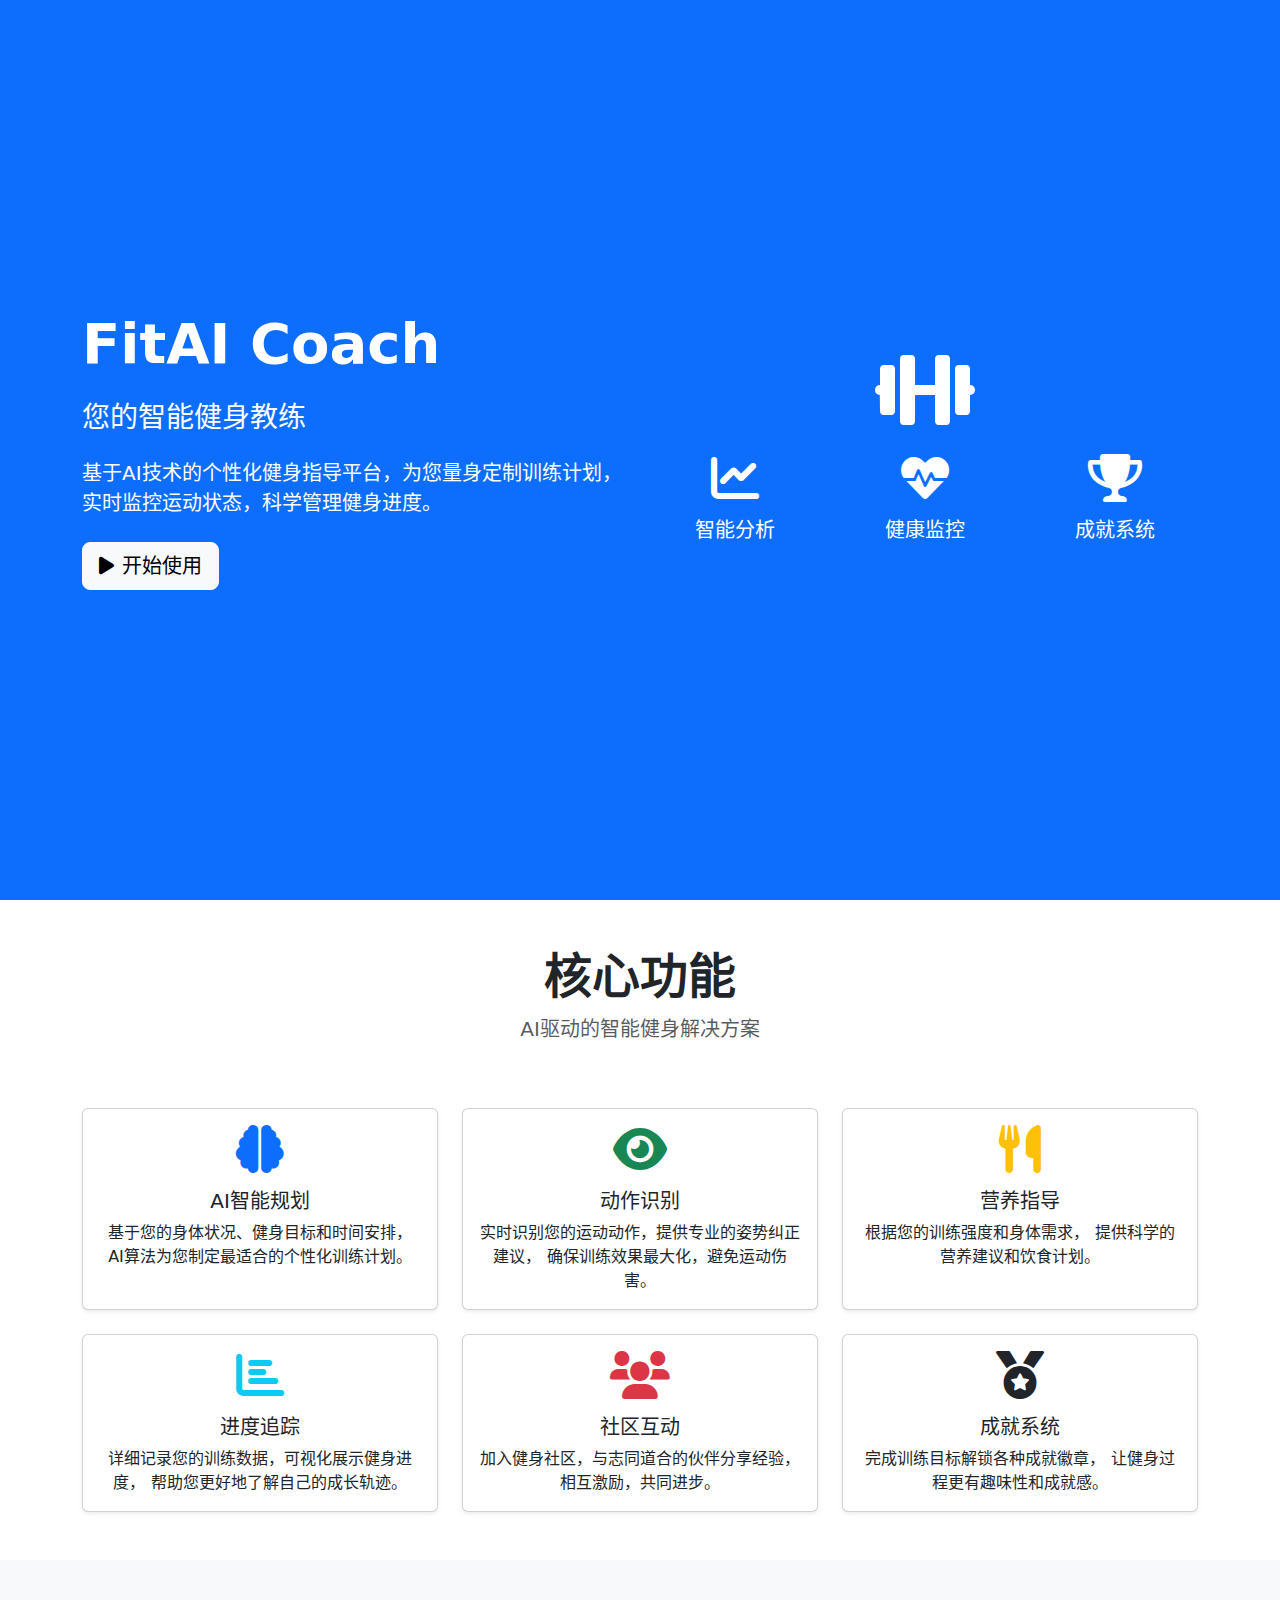
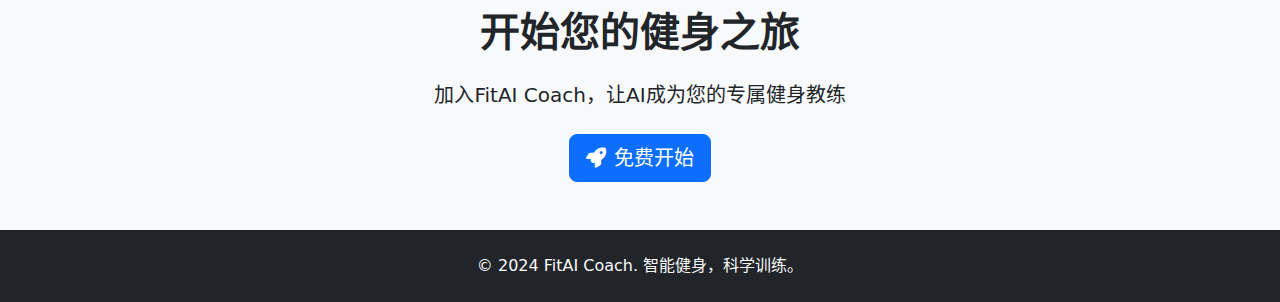
<file: target/classes/templates/index.html>
<!DOCTYPE html>
<html lang="zh-CN" xmlns:th="http://www.thymeleaf.org">
<head>
    <meta charset="UTF-8">
    <meta name="viewport" content="width=device-width, initial-scale=1.0">
    <title>FitAI Coach - 智能健身教练</title>
    <link href="https://cdn.jsdelivr.net/npm/bootstrap@5.1.3/dist/css/bootstrap.min.css" rel="stylesheet">
    <link href="https://cdnjs.cloudflare.com/ajax/libs/font-awesome/6.0.0/css/all.min.css" rel="stylesheet">
    <link th:href="@{/css/style.css}" rel="stylesheet">
</head>
<body>
    <!-- Hero Section -->
    <section class="hero-section bg-primary text-white">
        <div class="container">
            <div class="row align-items-center min-vh-100">
                <div class="col-lg-6">
                    <h1 class="display-4 fw-bold mb-4">FitAI Coach</h1>
                    <h2 class="h3 mb-4">您的智能健身教练</h2>
                    <p class="lead mb-4">
                        基于AI技术的个性化健身指导平台，为您量身定制训练计划，
                        实时监控运动状态，科学管理健身进度。
                    </p>
                    <!-- 删除登录注册按钮，添加直接进入按钮 -->
                    <div class="d-flex gap-3">
                        <a th:href="@{/dashboard}" class="btn btn-light btn-lg">
                            <i class="fas fa-play me-2"></i>开始使用
                        </a>
                    </div>
                </div>
                <div class="col-lg-6">
                    <div class="text-center">
                        <i class="fas fa-dumbbell display-1 mb-4"></i>
                        <div class="row">
                            <div class="col-4">
                                <i class="fas fa-chart-line fa-3x mb-3"></i>
                                <h5>智能分析</h5>
                            </div>
                            <div class="col-4">
                                <i class="fas fa-heartbeat fa-3x mb-3"></i>
                                <h5>健康监控</h5>
                            </div>
                            <div class="col-4">
                                <i class="fas fa-trophy fa-3x mb-3"></i>
                                <h5>成就系统</h5>
                            </div>
                        </div>
                    </div>
                </div>
            </div>
        </div>
    </section>
    
    <!-- 功能特色 -->
    <section class="py-5">
        <div class="container">
            <div class="row text-center mb-5">
                <div class="col-12">
                    <h2 class="display-5 fw-bold">核心功能</h2>
                    <p class="lead text-muted">AI驱动的智能健身解决方案</p>
                </div>
            </div>
            
            <div class="row g-4">
                <div class="col-md-4">
                    <div class="card h-100 shadow-sm">
                        <div class="card-body text-center">
                            <i class="fas fa-brain fa-3x text-primary mb-3"></i>
                            <h5 class="card-title">AI智能规划</h5>
                            <p class="card-text">
                                基于您的身体状况、健身目标和时间安排，
                                AI算法为您制定最适合的个性化训练计划。
                            </p>
                        </div>
                    </div>
                </div>
                
                <div class="col-md-4">
                    <div class="card h-100 shadow-sm">
                        <div class="card-body text-center">
                            <i class="fas fa-eye fa-3x text-success mb-3"></i>
                            <h5 class="card-title">动作识别</h5>
                            <p class="card-text">
                                实时识别您的运动动作，提供专业的姿势纠正建议，
                                确保训练效果最大化，避免运动伤害。
                            </p>
                        </div>
                    </div>
                </div>
                
                <div class="col-md-4">
                    <div class="card h-100 shadow-sm">
                        <div class="card-body text-center">
                            <i class="fas fa-utensils fa-3x text-warning mb-3"></i>
                            <h5 class="card-title">营养指导</h5>
                            <p class="card-text">
                                根据您的训练强度和身体需求，
                                提供科学的营养建议和饮食计划。
                            </p>
                        </div>
                    </div>
                </div>
                
                <div class="col-md-4">
                    <div class="card h-100 shadow-sm">
                        <div class="card-body text-center">
                            <i class="fas fa-chart-bar fa-3x text-info mb-3"></i>
                            <h5 class="card-title">进度追踪</h5>
                            <p class="card-text">
                                详细记录您的训练数据，可视化展示健身进度，
                                帮助您更好地了解自己的成长轨迹。
                            </p>
                        </div>
                    </div>
                </div>
                
                <div class="col-md-4">
                    <div class="card h-100 shadow-sm">
                        <div class="card-body text-center">
                            <i class="fas fa-users fa-3x text-danger mb-3"></i>
                            <h5 class="card-title">社区互动</h5>
                            <p class="card-text">
                                加入健身社区，与志同道合的伙伴分享经验，
                                相互激励，共同进步。
                            </p>
                        </div>
                    </div>
                </div>
                
                <div class="col-md-4">
                    <div class="card h-100 shadow-sm">
                        <div class="card-body text-center">
                            <i class="fas fa-medal fa-3x text-purple mb-3"></i>
                            <h5 class="card-title">成就系统</h5>
                            <p class="card-text">
                                完成训练目标解锁各种成就徽章，
                                让健身过程更有趣味性和成就感。
                            </p>
                        </div>
                    </div>
                </div>
            </div>
        </div>
    </section>
    
    <!-- CTA Section -->
    <section class="bg-light py-5">
        <div class="container text-center">
            <h2 class="display-6 fw-bold mb-4">开始您的健身之旅</h2>
            <p class="lead mb-4">加入FitAI Coach，让AI成为您的专属健身教练</p>
            <!-- 修改按钮链接到仪表板 -->
            <a th:href="@{/dashboard}" class="btn btn-primary btn-lg">
                <i class="fas fa-rocket me-2"></i>免费开始
            </a>
        </div>
    </section>
    
    <!-- 页脚 -->
    <footer class="bg-dark text-light py-4">
        <div class="container text-center">
            <p class="mb-0">&copy; 2024 FitAI Coach. 智能健身，科学训练。</p>
        </div>
    </footer>
    
    <script src="https://cdn.jsdelivr.net/npm/bootstrap@5.1.3/dist/js/bootstrap.bundle.min.js"></script>
</body>
</html>
</file>
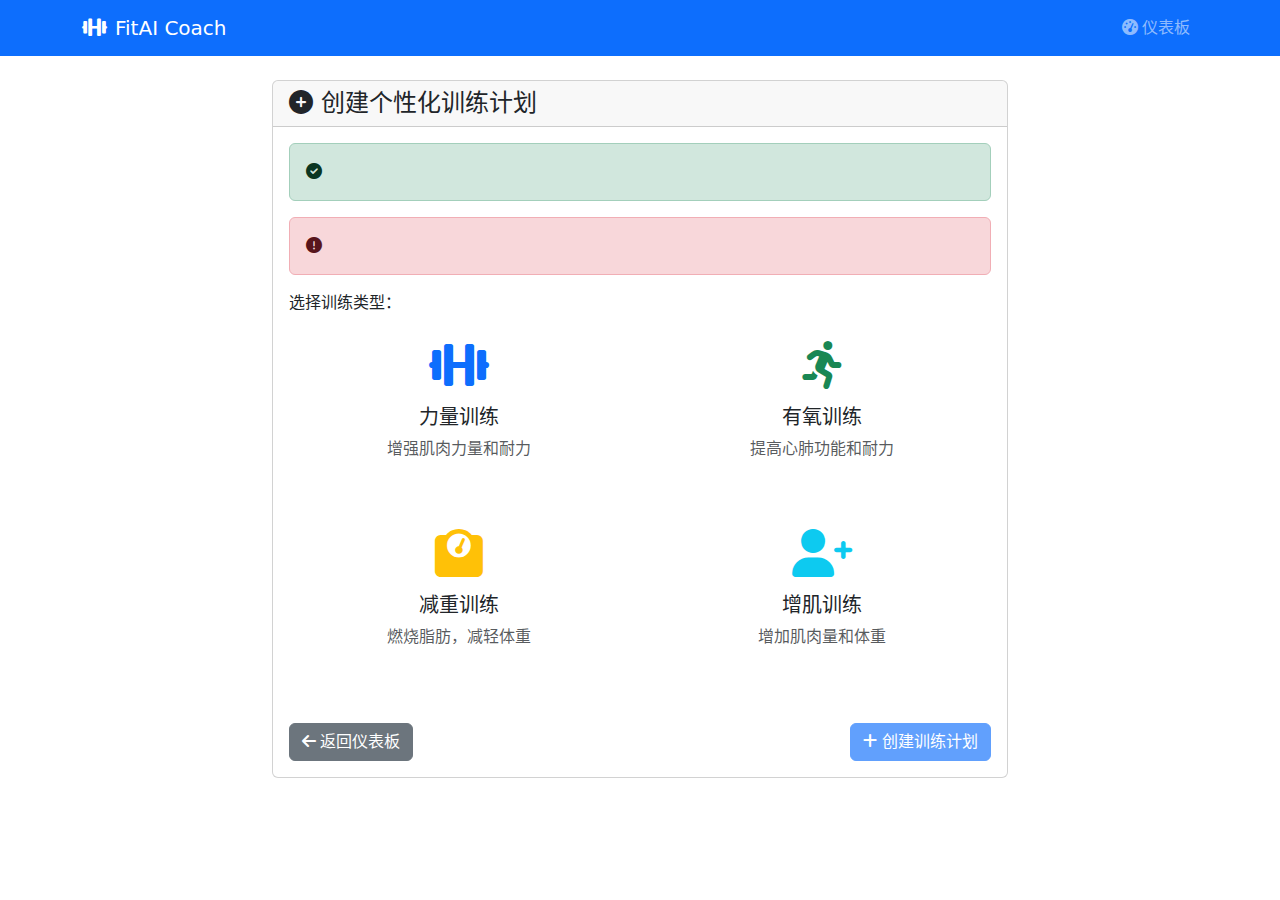
<file: target/classes/templates/workout/create.html>
<!DOCTYPE html>
<html lang="zh-CN" xmlns:th="http://www.thymeleaf.org">
<head>
    <meta charset="UTF-8">
    <meta name="viewport" content="width=device-width, initial-scale=1.0">
    <title>创建训练计划 - FitAI Coach</title>
    <link href="https://cdn.jsdelivr.net/npm/bootstrap@5.1.3/dist/css/bootstrap.min.css" rel="stylesheet">
    <link href="https://cdnjs.cloudflare.com/ajax/libs/font-awesome/6.0.0/css/all.min.css" rel="stylesheet">
    <link th:href="@{/css/style.css}" rel="stylesheet">
</head>
<body>
    <!-- 导航栏 -->
    <nav class="navbar navbar-expand-lg navbar-dark bg-primary">
        <div class="container">
            <a class="navbar-brand" th:href="@{/}">
                <i class="fas fa-dumbbell me-2"></i>FitAI Coach
            </a>
            <div class="navbar-nav ms-auto">
                <a class="nav-link" th:href="@{/dashboard}">
                    <i class="fas fa-tachometer-alt me-1"></i>仪表板
                </a>
            </div>
        </div>
    </nav>

    <div class="container mt-4">
        <div class="row justify-content-center">
            <div class="col-md-8">
                <div class="card">
                    <div class="card-header">
                        <h4 class="mb-0">
                            <i class="fas fa-plus-circle me-2"></i>创建个性化训练计划
                        </h4>
                    </div>
                    <div class="card-body">
                        <!-- 成功/错误消息 -->
                        <div th:if="${successMessage}" class="alert alert-success" role="alert">
                            <i class="fas fa-check-circle me-2"></i>
                            <span th:text="${successMessage}"></span>
                        </div>
                        <div th:if="${errorMessage}" class="alert alert-danger" role="alert">
                            <i class="fas fa-exclamation-circle me-2"></i>
                            <span th:text="${errorMessage}"></span>
                        </div>

                        <form th:action="@{/workout/create}" method="post">
                            <div class="mb-4">
                                <label class="form-label">选择训练类型：</label>
                                <div class="row">
                                    <div class="col-md-6 mb-3">
                                        <div class="card plan-type-card" onclick="selectPlanType('strength')">
                                            <div class="card-body text-center">
                                                <i class="fas fa-dumbbell fa-3x text-primary mb-3"></i>
                                                <h5>力量训练</h5>
                                                <p class="text-muted">增强肌肉力量和耐力</p>
                                                <input type="radio" name="planType" value="strength" class="form-check-input" style="display: none;">
                                            </div>
                                        </div>
                                    </div>
                                    <div class="col-md-6 mb-3">
                                        <div class="card plan-type-card" onclick="selectPlanType('cardio')">
                                            <div class="card-body text-center">
                                                <i class="fas fa-running fa-3x text-success mb-3"></i>
                                                <h5>有氧训练</h5>
                                                <p class="text-muted">提高心肺功能和耐力</p>
                                                <input type="radio" name="planType" value="cardio" class="form-check-input" style="display: none;">
                                            </div>
                                        </div>
                                    </div>
                                    <div class="col-md-6 mb-3">
                                        <div class="card plan-type-card" onclick="selectPlanType('weight_loss')">
                                            <div class="card-body text-center">
                                                <i class="fas fa-weight fa-3x text-warning mb-3"></i>
                                                <h5>减重训练</h5>
                                                <p class="text-muted">燃烧脂肪，减轻体重</p>
                                                <input type="radio" name="planType" value="weight_loss" class="form-check-input" style="display: none;">
                                            </div>
                                        </div>
                                    </div>
                                    <div class="col-md-6 mb-3">
                                        <div class="card plan-type-card" onclick="selectPlanType('muscle_gain')">
                                            <div class="card-body text-center">
                                                <i class="fas fa-user-plus fa-3x text-info mb-3"></i>
                                                <h5>增肌训练</h5>
                                                <p class="text-muted">增加肌肉量和体重</p>
                                                <input type="radio" name="planType" value="muscle_gain" class="form-check-input" style="display: none;">
                                            </div>
                                        </div>
                                    </div>
                                </div>
                            </div>

                            <div class="d-flex justify-content-between">
                                <a th:href="@{/dashboard}" class="btn btn-secondary">
                                    <i class="fas fa-arrow-left me-1"></i>返回仪表板
                                </a>
                                <button type="submit" class="btn btn-primary" id="createBtn" disabled>
                                    <i class="fas fa-plus me-1"></i>创建训练计划
                                </button>
                            </div>
                        </form>
                    </div>
                </div>
            </div>
        </div>
    </div>

    <script src="https://cdn.jsdelivr.net/npm/bootstrap@5.1.3/dist/js/bootstrap.bundle.min.js"></script>
    <script>
        function selectPlanType(type) {
            // 移除所有选中状态
            document.querySelectorAll('.plan-type-card').forEach(card => {
                card.classList.remove('border-primary', 'bg-light');
            });
            
            // 添加选中状态
            event.currentTarget.classList.add('border-primary', 'bg-light');
            
            // 设置radio按钮
            document.querySelector(`input[value="${type}"]`).checked = true;
            
            // 启用创建按钮
            document.getElementById('createBtn').disabled = false;
        }
    </script>

    <style>
        .plan-type-card {
            cursor: pointer;
            transition: all 0.3s ease;
            border: 2px solid transparent;
        }
        
        .plan-type-card:hover {
            transform: translateY(-5px);
            box-shadow: 0 4px 8px rgba(0,0,0,0.1);
        }
    </style>
</body>
</html>
</file>
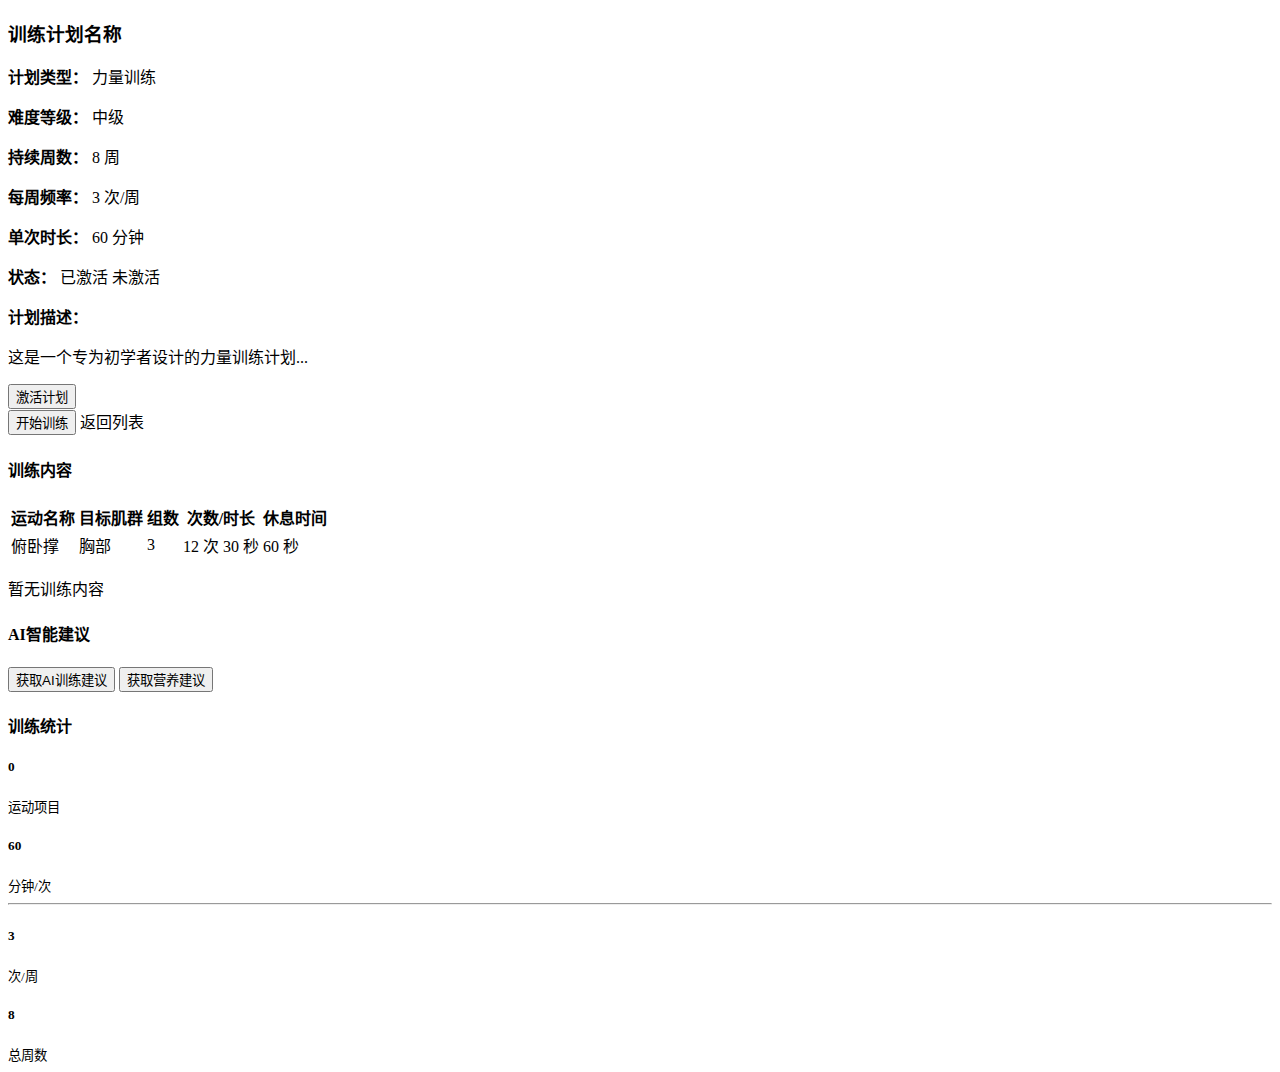
<file: target/classes/templates/workout/detail.html>
<!DOCTYPE html>
<html lang="zh-CN" xmlns:th="http://www.thymeleaf.org"
      th:replace="~{layout/base :: layout(~{::title}, ~{::main})}">
<head>
    <title>训练计划详情 - FitAI Coach</title>
</head>
<body>
    <main>
        <div class="row">
            <div class="col-md-8">
                <!-- 训练计划基本信息 -->
                <div class="card mb-4">
                    <div class="card-header">
                        <h3 th:text="${plan.name}">训练计划名称</h3>
                    </div>
                    <div class="card-body">
                        <div class="row">
                            <div class="col-md-6">
                                <p><strong>计划类型：</strong> <span th:text="${plan.planType}">力量训练</span></p>
                                <p><strong>难度等级：</strong> <span th:text="${plan.difficulty}">中级</span></p>
                                <p><strong>持续周数：</strong> <span th:text="${plan.durationWeeks}">8</span> 周</p>
                            </div>
                            <div class="col-md-6">
                                <p><strong>每周频率：</strong> <span th:text="${plan.sessionsPerWeek}">3</span> 次/周</p>
                                <p><strong>单次时长：</strong> <span th:text="${plan.sessionDuration}">60</span> 分钟</p>
                                <p><strong>状态：</strong> 
                                    <span th:if="${plan.active}" class="badge bg-success">已激活</span>
                                    <span th:unless="${plan.active}" class="badge bg-secondary">未激活</span>
                                </p>
                            </div>
                        </div>
                        <div class="mt-3">
                            <p><strong>计划描述：</strong></p>
                            <p th:text="${plan.description}">这是一个专为初学者设计的力量训练计划...</p>
                        </div>
                        
                        <!-- 操作按钮 -->
                        <div class="mt-3">
                            <form th:if="${!plan.active}" th:action="@{/workout/activate/{id}(id=${plan.id})}" method="post" class="d-inline">
                                <button type="submit" class="btn btn-success">
                                    <i class="fas fa-play"></i> 激活计划
                                </button>
                            </form>
                            <button th:if="${plan.active}" class="btn btn-primary" onclick="startWorkout()">
                                <i class="fas fa-dumbbell"></i> 开始训练
                            </button>
                            <a th:href="@{/workout/plans}" class="btn btn-outline-secondary">
                                <i class="fas fa-arrow-left"></i> 返回列表
                            </a>
                        </div>
                    </div>
                </div>

                <!-- 训练内容 -->
                <div class="card mb-4">
                    <div class="card-header">
                        <h4>训练内容</h4>
                    </div>
                    <div class="card-body">
                        <div th:if="${plan.workoutExercises != null and !plan.workoutExercises.isEmpty()}">
                            <div class="table-responsive">
                                <table class="table table-striped">
                                    <thead>
                                        <tr>
                                            <th>运动名称</th>
                                            <th>目标肌群</th>
                                            <th>组数</th>
                                            <th>次数/时长</th>
                                            <th>休息时间</th>
                                        </tr>
                                    </thead>
                                    <tbody>
                                        <tr th:each="workoutExercise : ${plan.workoutExercises}">
                                            <td th:text="${workoutExercise.exercise.name}">俯卧撑</td>
                                            <td th:text="${workoutExercise.exercise.muscleGroup.displayName}">胸部</td>
                                            <td th:text="${workoutExercise.sets}">3</td>
                                            <td>
                                                <span th:if="${workoutExercise.reps > 0}" th:text="${workoutExercise.reps} + ' 次'">12 次</span>
                                                <span th:if="${workoutExercise.duration > 0}" th:text="${workoutExercise.duration} + ' 秒'">30 秒</span>
                                            </td>
                                            <td th:text="${workoutExercise.restTime} + ' 秒'">60 秒</td>
                                        </tr>
                                    </tbody>
                                </table>
                            </div>
                        </div>
                        <div th:if="${plan.workoutExercises == null or plan.workoutExercises.isEmpty()}" class="text-center text-muted">
                            <p>暂无训练内容</p>
                        </div>
                    </div>
                </div>
            </div>

            <!-- 右侧边栏 -->
            <div class="col-md-4">
                <!-- AI智能建议 -->
                <div class="card mb-4">
                    <div class="card-header">
                        <h4><i class="fas fa-robot"></i> AI智能建议</h4>
                    </div>
                    <div class="card-body">
                        <div class="d-grid gap-2">
                            <button id="getAIAdvice" class="btn btn-primary">
                                <i class="fas fa-lightbulb"></i> 获取AI训练建议
                            </button>
                            <button id="getNutritionAdvice" class="btn btn-info">
                                <i class="fas fa-apple-alt"></i> 获取营养建议
                            </button>
                        </div>
                        <div id="aiAdviceContent" class="mt-3" style="display: none;">
                            <div class="alert alert-info">
                                <div id="adviceText"></div>
                            </div>
                        </div>
                    </div>
                </div>

                <!-- 训练统计 -->
                <div class="card">
                    <div class="card-header">
                        <h4><i class="fas fa-chart-bar"></i> 训练统计</h4>
                    </div>
                    <div class="card-body">
                        <div class="row text-center">
                            <div class="col-6">
                                <div class="border-end">
                                    <h5 class="text-primary" th:text="${plan.workoutExercises != null ? plan.workoutExercises.size() : 0}">0</h5>
                                    <small class="text-muted">运动项目</small>
                                </div>
                            </div>
                            <div class="col-6">
                                <h5 class="text-success" th:text="${plan.sessionDuration}">60</h5>
                                <small class="text-muted">分钟/次</small>
                            </div>
                        </div>
                        <hr>
                        <div class="row text-center">
                            <div class="col-6">
                                <div class="border-end">
                                    <h5 class="text-warning" th:text="${plan.sessionsPerWeek}">3</h5>
                                    <small class="text-muted">次/周</small>
                                </div>
                            </div>
                            <div class="col-6">
                                <h5 class="text-info" th:text="${plan.durationWeeks}">8</h5>
                                <small class="text-muted">总周数</small>
                            </div>
                        </div>
                    </div>
                </div>
            </div>
        </div>

        <!-- JavaScript -->
        <script th:inline="javascript">
        // AI建议功能
        document.getElementById('getAIAdvice').addEventListener('click', function() {
            const planId = /*[[${plan.id}]]*/ 0;
            const button = this;
            button.disabled = true;
            button.innerHTML = '<i class="fas fa-spinner fa-spin"></i> 获取中...';
            
            fetch(`/workout/ai-advice/${planId}`)
                .then(response => response.json())
                .then(data => {
                    if (data.status === 'success') {
                        document.getElementById('adviceText').innerHTML = data.advice;
                        document.getElementById('aiAdviceContent').style.display = 'block';
                    } else {
                        alert('获取AI建议失败：' + data.error);
                    }
                })
                .catch(error => {
                    console.error('Error:', error);
                    alert('网络错误，请稍后重试');
                })
                .finally(() => {
                    button.disabled = false;
                    button.innerHTML = '<i class="fas fa-lightbulb"></i> 获取AI训练建议';
                });
        });

        document.getElementById('getNutritionAdvice').addEventListener('click', function() {
            const button = this;
            button.disabled = true;
            button.innerHTML = '<i class="fas fa-spinner fa-spin"></i> 获取中...';
            
            fetch('/workout/ai-nutrition')
                .then(response => response.json())
                .then(data => {
                    if (data.status === 'success') {
                        document.getElementById('adviceText').innerHTML = data.advice;
                        document.getElementById('aiAdviceContent').style.display = 'block';
                    } else {
                        alert('获取营养建议失败：' + data.error);
                    }
                })
                .catch(error => {
                    console.error('Error:', error);
                    alert('网络错误，请稍后重试');
                })
                .finally(() => {
                    button.disabled = false;
                    button.innerHTML = '<i class="fas fa-apple-alt"></i> 获取营养建议';
                });
        });

        // 开始训练功能
        function startWorkout() {
            const planId = /*[[${plan.id}]]*/ 0;
            // 这里可以添加开始训练的逻辑
            alert('训练功能开发中...');
        }
        </script>
    </main>
</body>
</html>
</file>
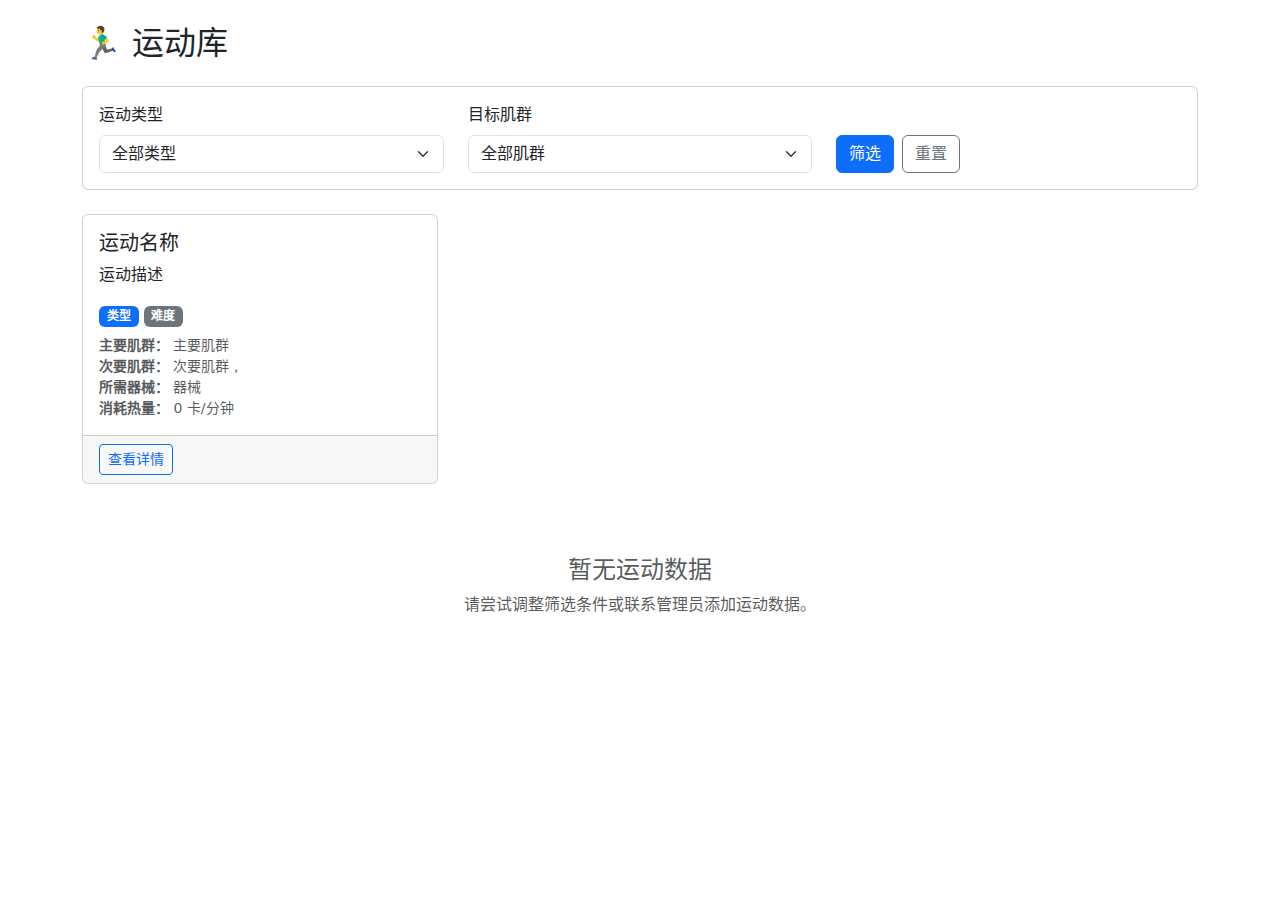
<file: target/classes/templates/workout/exercises.html>
<!DOCTYPE html>
<html lang="zh-CN" xmlns:th="http://www.thymeleaf.org">
<head>
    <meta charset="UTF-8">
    <meta name="viewport" content="width=device-width, initial-scale=1.0">
    <title>运动库 - FitAI Coach</title>
    <link href="https://cdn.jsdelivr.net/npm/bootstrap@5.1.3/dist/css/bootstrap.min.css" rel="stylesheet">
    <link rel="stylesheet" th:href="@{/css/style.css}">
</head>
<body>
    <div class="container mt-4">
        <div class="row">
            <div class="col-12">
                <h2 class="mb-4">🏃‍♂️ 运动库</h2>
                
                <!-- 筛选器 -->
                <div class="card mb-4">
                    <div class="card-body">
                        <form method="get" th:action="@{/workout/exercises}">
                            <div class="row">
                                <div class="col-md-4">
                                    <label for="type" class="form-label">运动类型</label>
                                    <select class="form-select" id="type" name="type">
                                        <option value="">全部类型</option>
                                        <option th:each="exerciseType : ${exerciseTypes}" 
                                                th:value="${exerciseType}" 
                                                th:text="${exerciseType}"
                                                th:selected="${param.type != null and param.type[0] == exerciseType}">
                                        </option>
                                    </select>
                                </div>
                                <div class="col-md-4">
                                    <label for="muscle" class="form-label">目标肌群</label>
                                    <select class="form-select" id="muscle" name="muscle">
                                        <option value="">全部肌群</option>
                                        <option th:each="muscleGroup : ${muscleGroups}" 
                                                th:value="${muscleGroup}" 
                                                th:text="${muscleGroup}"
                                                th:selected="${param.muscle != null and param.muscle[0] == muscleGroup}">
                                        </option>
                                    </select>
                                </div>
                                <div class="col-md-4 d-flex align-items-end">
                                    <button type="submit" class="btn btn-primary me-2">筛选</button>
                                    <a th:href="@{/workout/exercises}" class="btn btn-outline-secondary">重置</a>
                                </div>
                            </div>
                        </form>
                    </div>
                </div>

                <!-- 运动列表 -->
                <div class="row">
                    <div class="col-md-6 col-lg-4 mb-4" th:each="exercise : ${exercises}">
                        <div class="card h-100">
                            <div class="card-body">
                                <h5 class="card-title" th:text="${exercise.name}">运动名称</h5>
                                <p class="card-text" th:text="${exercise.description}">运动描述</p>
                                
                                <div class="mb-2">
                                    <span class="badge bg-primary" th:text="${exercise.category}">类型</span>
                                    <span class="badge bg-secondary" th:text="${exercise.difficultyLevel}">难度</span>
                                </div>
                                
                                <div class="small text-muted">
                                    <div th:if="${exercise.primaryMuscleGroup}">
                                        <strong>主要肌群：</strong>
                                        <span th:text="${exercise.primaryMuscleGroup.displayName}">主要肌群</span>
                                    </div>
                                    <div th:if="${exercise.secondaryMuscleGroups != null and !exercise.secondaryMuscleGroups.isEmpty()}">
                                        <strong>次要肌群：</strong>
                                        <span th:each="muscle,iterStat : ${exercise.secondaryMuscleGroups}">
                                            <span th:text="${muscle.displayName}">次要肌群</span>
                                            <span th:if="${!iterStat.last}">, </span>
                                        </span>
                                    </div>
                                    <div th:if="${exercise.equipmentNeeded}">
                                        <strong>所需器械：</strong>
                                        <span th:text="${exercise.equipmentNeeded.displayName}">器械</span>
                                    </div>
                                    <div th:if="${exercise.caloriesPerMinute}">
                                        <strong>消耗热量：</strong>
                                        <span th:text="${exercise.caloriesPerMinute}">0</span> 卡/分钟
                                    </div>
                                </div>
                            </div>
                            <div class="card-footer">
                                <button class="btn btn-sm btn-outline-primary" 
                                        data-bs-toggle="modal" 
                                        data-bs-target="#exerciseModal"
                                        th:data-exercise-id="${exercise.id}"
                                        th:data-exercise-name="${exercise.name}"
                                        th:data-exercise-description="${exercise.description}"
                                        th:data-exercise-instructions="${exercise.instructions}">
                                    查看详情
                                </button>
                            </div>
                        </div>
                    </div>
                </div>
                
                <!-- 如果没有运动数据 -->
                <div th:if="${exercises == null or exercises.isEmpty()}" class="text-center py-5">
                    <div class="text-muted">
                        <i class="fas fa-dumbbell fa-3x mb-3"></i>
                        <h4>暂无运动数据</h4>
                        <p>请尝试调整筛选条件或联系管理员添加运动数据。</p>
                    </div>
                </div>
            </div>
        </div>
    </div>

    <!-- 运动详情模态框 -->
    <div class="modal fade" id="exerciseModal" tabindex="-1">
        <div class="modal-dialog modal-lg">
            <div class="modal-content">
                <div class="modal-header">
                    <h5 class="modal-title" id="exerciseModalLabel">运动详情</h5>
                    <button type="button" class="btn-close" data-bs-dismiss="modal"></button>
                </div>
                <div class="modal-body">
                    <h6>运动描述</h6>
                    <p id="modalDescription"></p>
                    
                    <h6>动作要领</h6>
                    <div id="modalInstructions"></div>
                </div>
                <div class="modal-footer">
                    <button type="button" class="btn btn-secondary" data-bs-dismiss="modal">关闭</button>
                </div>
            </div>
        </div>
    </div>

    <script src="https://cdn.jsdelivr.net/npm/bootstrap@5.1.3/dist/js/bootstrap.bundle.min.js"></script>
    <script>
        // 处理运动详情模态框
        document.addEventListener('DOMContentLoaded', function() {
            const exerciseModal = document.getElementById('exerciseModal');
            exerciseModal.addEventListener('show.bs.modal', function(event) {
                const button = event.relatedTarget;
                const exerciseName = button.getAttribute('data-exercise-name');
                const exerciseDescription = button.getAttribute('data-exercise-description');
                const exerciseInstructions = button.getAttribute('data-exercise-instructions');
                
                const modalTitle = exerciseModal.querySelector('.modal-title');
                const modalDescription = exerciseModal.querySelector('#modalDescription');
                const modalInstructions = exerciseModal.querySelector('#modalInstructions');
                
                modalTitle.textContent = exerciseName;
                modalDescription.textContent = exerciseDescription || '暂无描述';
                modalInstructions.innerHTML = exerciseInstructions ? exerciseInstructions.replace(/\n/g, '<br>') : '暂无详细说明';
            });
        });
    </script>
</body>
</html>
</file>
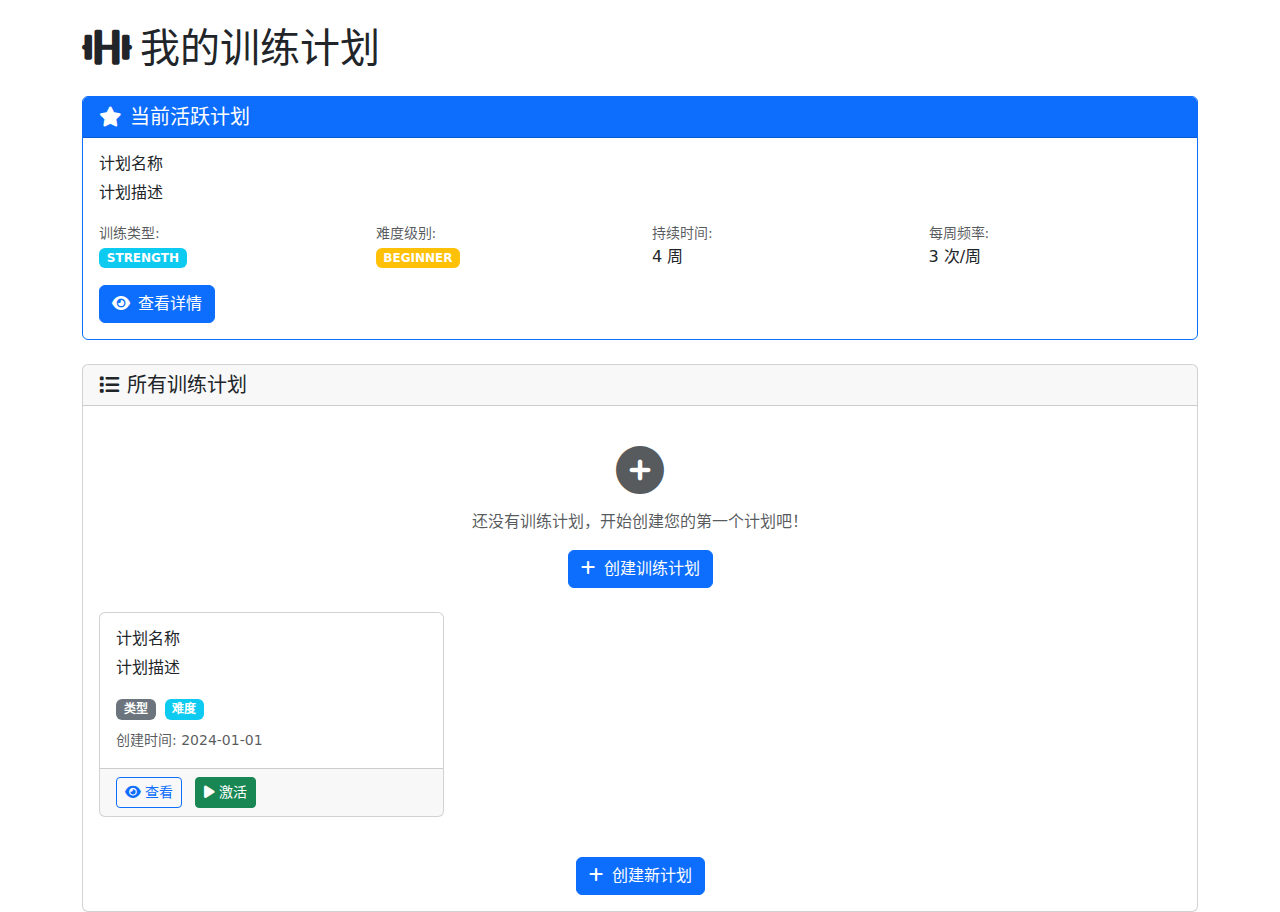
<file: target/classes/templates/workout/plans.html>
<!DOCTYPE html>
<html lang="zh-CN" xmlns:th="http://www.thymeleaf.org">
<head>
    <meta charset="UTF-8">
    <meta name="viewport" content="width=device-width, initial-scale=1.0">
    <title>我的训练计划 - FitAI Coach</title>
    <link href="https://cdn.jsdelivr.net/npm/bootstrap@5.1.3/dist/css/bootstrap.min.css" rel="stylesheet">
    <link href="https://cdnjs.cloudflare.com/ajax/libs/font-awesome/6.0.0/css/all.min.css" rel="stylesheet">
    <link th:href="@{/css/style.css}" rel="stylesheet">
</head>
<body>
    <div class="container mt-4">
        <div class="row">
            <div class="col-12">
                <h1 class="mb-4">
                    <i class="fas fa-dumbbell me-2"></i>我的训练计划
                </h1>
                
                <!-- 当前活跃计划 -->
                <div th:if="${activePlan}" class="card mb-4 border-primary">
                    <div class="card-header bg-primary text-white">
                        <h5 class="mb-0">
                            <i class="fas fa-star me-2"></i>当前活跃计划
                        </h5>
                    </div>
                    <div class="card-body">
                        <h6 class="card-title" th:text="${activePlan.name}">计划名称</h6>
                        <p class="card-text" th:text="${activePlan.description}">计划描述</p>
                        <div class="row">
                            <div class="col-md-3">
                                <small class="text-muted">训练类型:</small><br>
                                <span class="badge bg-info" th:text="${activePlan.planType}">STRENGTH</span>
                            </div>
                            <div class="col-md-3">
                                <small class="text-muted">难度级别:</small><br>
                                <span class="badge bg-warning" th:text="${activePlan.difficultyLevel}">BEGINNER</span>
                            </div>
                            <div class="col-md-3">
                                <small class="text-muted">持续时间:</small><br>
                                <span th:text="${activePlan.durationWeeks} + ' 周'">4 周</span>
                            </div>
                            <div class="col-md-3">
                                <small class="text-muted">每周频率:</small><br>
                                <span th:text="${activePlan.sessionsPerWeek} + ' 次/周'">3 次/周</span>
                            </div>
                        </div>
                        <div class="mt-3">
                            <a th:href="@{'/workout/plan/' + ${activePlan.id}}" class="btn btn-primary">
                                <i class="fas fa-eye me-2"></i>查看详情
                            </a>
                        </div>
                    </div>
                </div>
                
                <!-- 所有训练计划 -->
                <div class="card">
                    <div class="card-header">
                        <h5 class="mb-0">
                            <i class="fas fa-list me-2"></i>所有训练计划
                        </h5>
                    </div>
                    <div class="card-body">
                        <div th:if="${#lists.isEmpty(workoutPlans)}" class="text-center py-4">
                            <i class="fas fa-plus-circle fa-3x text-muted mb-3"></i>
                            <p class="text-muted">还没有训练计划，开始创建您的第一个计划吧！</p>
                            <a th:href="@{/workout/create}" class="btn btn-primary">
                                <i class="fas fa-plus me-2"></i>创建训练计划
                            </a>
                        </div>
                        
                        <div th:if="${!#lists.isEmpty(workoutPlans)}" class="row">
                            <div th:each="plan : ${workoutPlans}" class="col-md-6 col-lg-4 mb-3">
                                <div class="card h-100">
                                    <div class="card-body">
                                        <h6 class="card-title" th:text="${plan.name}">计划名称</h6>
                                        <p class="card-text" th:text="${plan.description}">计划描述</p>
                                        <div class="mb-2">
                                            <span class="badge bg-secondary me-1" th:text="${plan.planType}">类型</span>
                                            <span class="badge bg-info" th:text="${plan.difficultyLevel}">难度</span>
                                        </div>
                                        <small class="text-muted">
                                            创建时间: <span th:text="${#temporals.format(plan.createdAt, 'yyyy-MM-dd')}">2024-01-01</span>
                                        </small>
                                    </div>
                                    <div class="card-footer">
                                        <a th:href="@{'/workout/plan/' + ${plan.id}}" class="btn btn-sm btn-outline-primary">
                                            <i class="fas fa-eye me-1"></i>查看
                                        </a>
                                        <button th:if="${activePlan != null and plan.id != activePlan.id}" 
                                                class="btn btn-sm btn-success ms-2"
                                                th:onclick="'activatePlan(' + ${plan.id} + ')'">
                                            <i class="fas fa-play me-1"></i>激活
                                        </button>
                                    </div>
                                </div>
                            </div>
                        </div>
                        
                        <div th:if="${!#lists.isEmpty(workoutPlans)}" class="text-center mt-4">
                            <a th:href="@{/workout/create}" class="btn btn-primary">
                                <i class="fas fa-plus me-2"></i>创建新计划
                            </a>
                        </div>
                    </div>
                </div>
            </div>
        </div>
    </div>
    
    <script src="https://cdn.jsdelivr.net/npm/bootstrap@5.1.3/dist/js/bootstrap.bundle.min.js"></script>
    <script>
        function activatePlan(planId) {
            // 这里可以添加激活计划的AJAX请求
            console.log('激活计划 ID:', planId);
            // 实际实现时需要发送POST请求到后端
        }
    </script>
</body>
</html>
</file>
